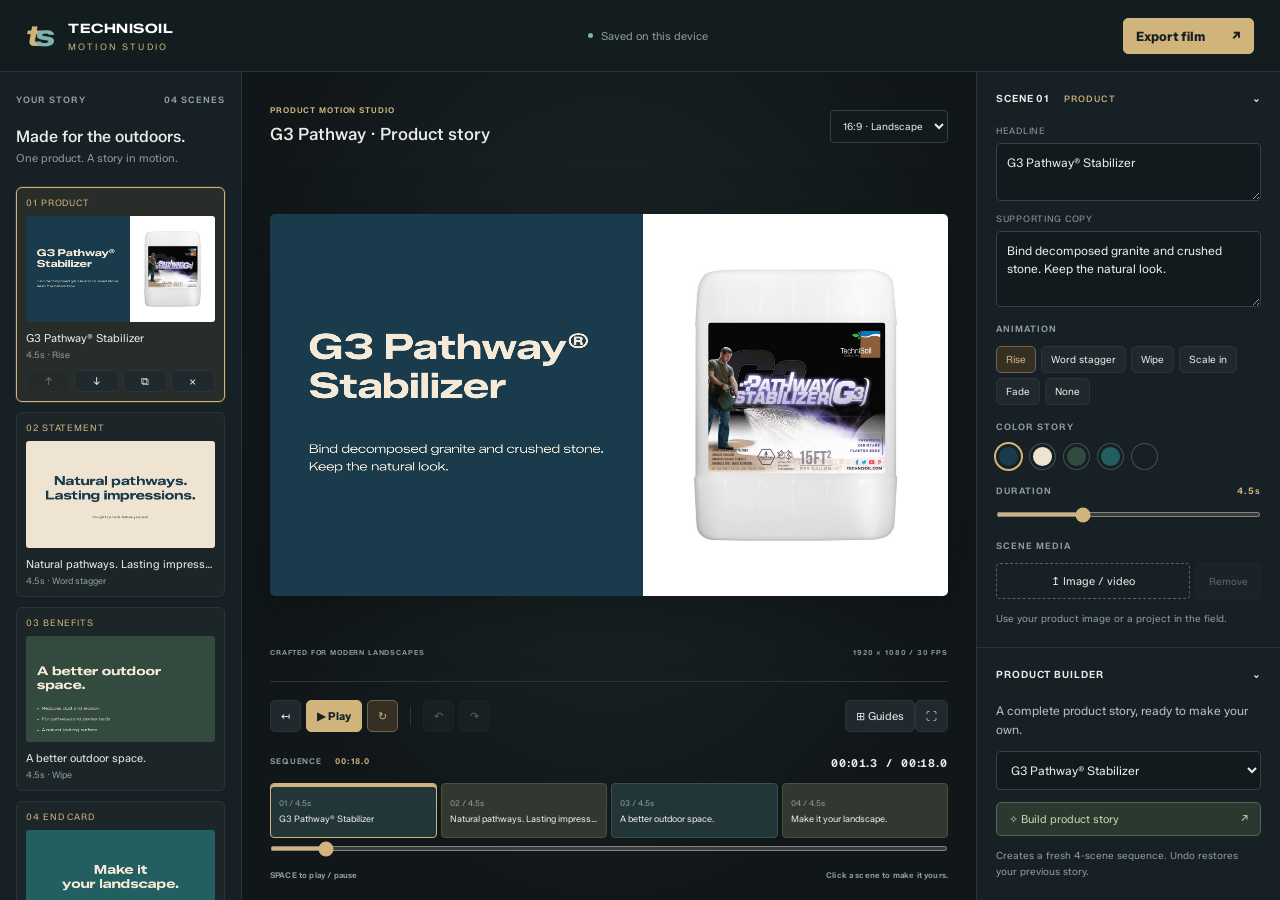
<file: studio/index.html>
<!doctype html>
<html lang="en"><head><meta charset="utf-8"><meta name="viewport" content="width=device-width,initial-scale=1"><meta name="theme-color" content="#11191c"><title>TechniSoil Motion Studio</title><meta name="description" content="Build product stories in motion. TechniSoil's scene-based video studio for modern landscapes."><link rel="stylesheet" href="studio.css"><script src="studio.js" defer></script></head>
<body>
<header><a class="brand" href="../index.html"><span class="brand-icon">t<span>s</span></span><span>TECHNISOIL <small>MOTION STUDIO</small></span></a><div class="header-center"><span class="status-dot"></span><span id="save-status">Saved on this device</span></div><button id="export-top" class="primary">Export film <span>↗</span></button></header>
<div class="workspace">
<aside class="scene-panel"><div class="panel-heading"><span>YOUR STORY</span><span id="scene-count"></span></div><div class="project-heading"><h1>Made for the outdoors.</h1><p>One product. A story in motion.</p></div><div id="scenes"></div><details class="add-scene" open><summary>Add a scene <span>＋</span></summary><div class="scene-types" id="scene-types"></div></details><div class="sidebar-foot"><span class="status-dot"></span> TECHNISOIL BRAND HOUSE <span>↗</span></div></aside>
<main><div class="stage-heading"><div><span class="eyebrow">PRODUCT MOTION STUDIO</span><h2 id="project-label">G3 Pathway · Product story</h2></div><label class="format-label"><span class="sr-only">Video format</span><select id="format"><option value="landscape">16:9 · Landscape</option><option value="portrait">9:16 · Vertical</option><option value="square">1:1 · Square</option></select></label></div><div class="stage"><div class="canvas-wrap"><canvas id="preview" width="1920" height="1080" aria-label="Animated product film preview"></canvas><div id="safe-guide" hidden></div></div></div><div class="stage-caption"><span>CRAFTED FOR MODERN LANDSCAPES</span><span id="dimensions">1920 × 1080 / 30 FPS</span></div><div class="transport"><div class="transport-left"><button id="restart" title="Restart" aria-label="Restart">↤</button><button id="play" class="primary">▶ Play</button><button id="loop" class="active" aria-pressed="true" title="Loop playback">↻</button><span class="divider"></span><button id="undo" aria-label="Undo" title="Undo (⌘Z)">↶</button><button id="redo" aria-label="Redo" title="Redo (⇧⌘Z)">↷</button></div><div><button id="safe" aria-pressed="false">⊞ Guides</button><button id="fullscreen" aria-label="Fullscreen preview">⛶</button></div></div><div class="timeline-heading"><span>SEQUENCE <span id="sequence-total"></span></span><output id="timecode">00:00 / 00:18</output></div><div id="timeline"></div><label class="scrubber-label"><span class="sr-only">Playhead</span><input id="scrubber" type="range" min="0" max="18" step="0.01" value="0"></label><div class="timeline-foot"><span>SPACE to play / pause</span><span>Click a scene to make it yours.</span></div></main>
<aside class="inspector"><details open><summary><span>SCENE <span id="selected-number">01</span> <b id="selected-type">PRODUCT</b></span><span>⌄</span></summary><div class="details-body"><label>HEADLINE<textarea id="title" rows="2" maxlength="160"></textarea></label><label>SUPPORTING COPY<textarea id="subtitle" rows="3" maxlength="400"></textarea></label><div class="field-label">ANIMATION</div><div id="animations" class="chips"></div><div class="field-label">COLOR STORY</div><div id="colors" class="swatches"></div><div class="field-label duration-label">DURATION <output id="duration-value"></output></div><input id="duration" aria-label="Scene duration" type="range" min="1" max="12" step="0.5"><div class="field-label">SCENE MEDIA</div><div class="media-actions"><label class="upload-button">↥ Image / video<input type="file" id="media-upload" accept="image/*,video/*" hidden></label><button id="clear-media">Remove</button></div><p class="hint" id="media-status">Use your product image or a project in the field.</p></div></details>
<details open><summary><span>PRODUCT BUILDER</span><span>⌄</span></summary><div class="details-body"><p class="helper">A complete product story, ready to make your own.</p><label class="sr-only" for="product">Choose product</label><select id="product"></select><button class="build-button" id="build">✧ Build product story <span>↗</span></button><p class="hint">Creates a fresh 4-scene sequence. Undo restores your previous story.</p></div></details>
<details><summary><span>AUDIO</span><span>＋</span></summary><div class="details-body"><label class="upload-button">↥ Upload music or voiceover<input id="audio-upload" type="file" accept="audio/*" hidden></label><p class="hint" id="audio-status">Your audio plays beneath the whole sequence.</p><label>VOLUME<input type="range" id="volume" min="0" max="1" step="0.05" value="0.6"></label><button id="remove-audio">Remove audio</button></div></details>
<details><summary><span>PROJECT</span><span>＋</span></summary><div class="details-body"><button id="save-project">↓ Download project</button><label class="upload-button">↥ Open project<input id="load-project" type="file" accept="application/json,.json" hidden></label><p class="hint">Projects include uploaded media. Changes also save automatically in this browser.</p></div></details>
<details id="export-panel"><summary><span>EXPORT</span><span>＋</span></summary><div class="details-body"><button id="export-video" class="primary">↓ Export video</button><button id="export-png">↓ PNG of current frame</button><p class="hint">Video records in real time with your audio. MP4 where supported; WebM otherwise. Keep this tab open while exporting.</p><progress id="export-progress" max="1" value="0" hidden></progress><button id="cancel-export" hidden>Cancel export</button></div></details><div class="inspector-foot">INNOVATION. IN EVERY FRAME.</div></aside>
</div><div id="toast" role="status" aria-live="polite"></div>
</body></html>
</file>
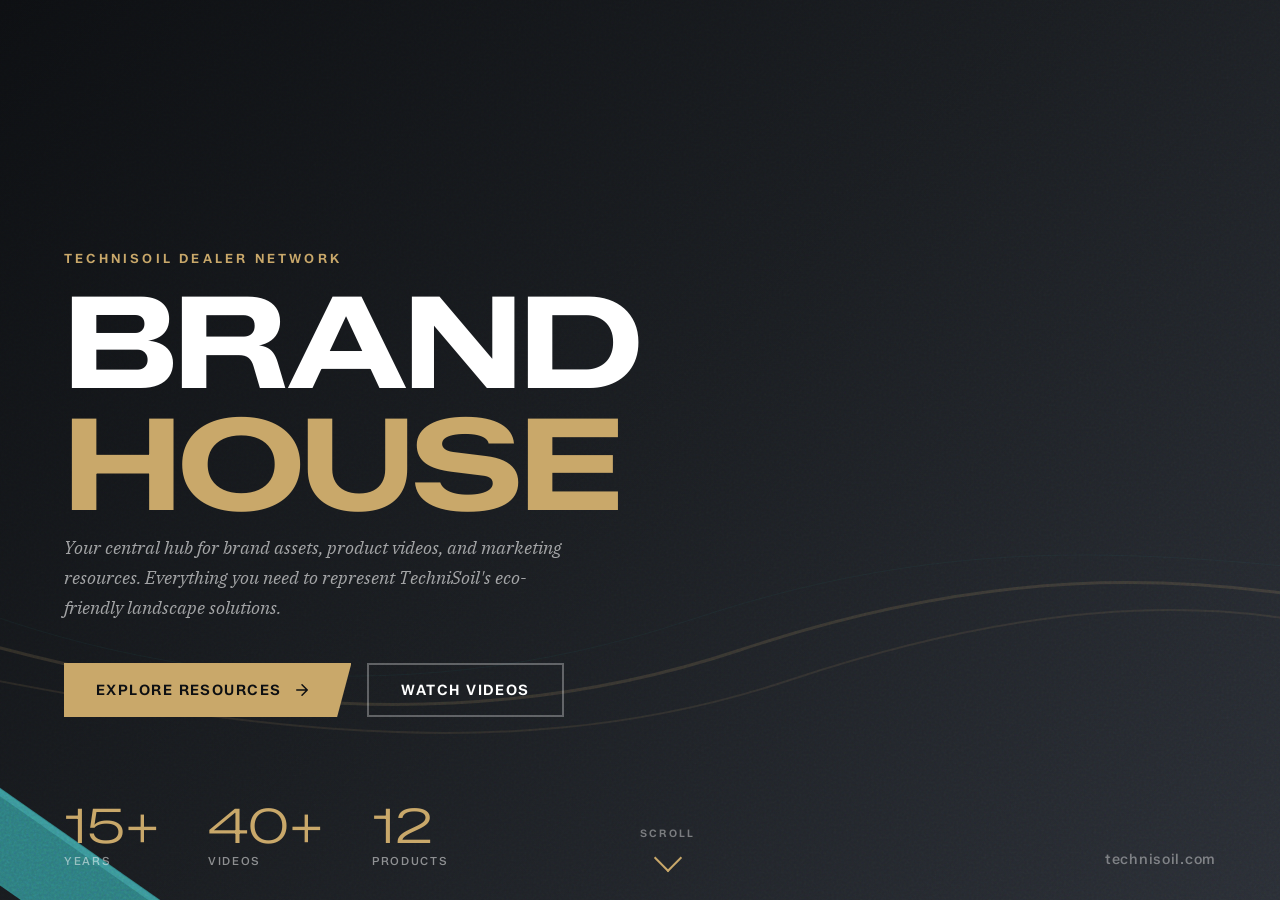
<file: sample-header.html>
<!DOCTYPE html>
<html lang="en">
<head>
    <meta charset="UTF-8">
    <meta name="viewport" content="width=device-width, initial-scale=1.0">
    <title>TechniSoil Brand House — Hero Sample</title>

    <!-- Google Fonts (matching index.html) -->
    <link rel="preconnect" href="https://fonts.googleapis.com">
    <link rel="preconnect" href="https://fonts.gstatic.com" crossorigin>
    <link href="https://fonts.googleapis.com/css2?family=IBM+Plex+Serif:ital,wght@0,400;0,500;0,600;1,400;1,500&family=Zalando+Sans:wght@300;400;500;600;700&family=Zalando+Sans+Expanded:wght@300;400;500;600;700&display=swap" rel="stylesheet">

    <style>
        :root {
            /* Brand House Palette - with warm accent */
            --sand: #c9a86a;
            --sand-bright: #d4b87a;
            --sand-dark: #a88a4a;
            --slate: #1a1d21;
            --slate-dark: #0d0f12;
            --slate-light: #2a2e35;
            --teal: #2d7b7e;
            --teal-light: #3a9598;
            --forest: #4a6741;
            --sky-blue: #1976B5;
            --white: #FFFFFF;
            --cream: #F5F2EB;
        }

        * {
            margin: 0;
            padding: 0;
            box-sizing: border-box;
        }

        html {
            font-size: 16px;
        }

        body {
            font-family: 'Zalando Sans', -apple-system, BlinkMacSystemFont, sans-serif;
            background: var(--slate-dark);
            color: var(--white);
            overflow-x: hidden;
            font-weight: 300;
        }

        /* Hero Section */
        .hero {
            position: relative;
            width: 100%;
            min-height: 100vh;
            display: flex;
            flex-direction: column;
            justify-content: center;
            overflow: hidden;
            background: linear-gradient(135deg, var(--slate-dark) 0%, var(--slate) 50%, var(--slate-light) 100%);
        }

        /* Diagonal Stripes - Top Right */
        .diagonal-stripes {
            position: absolute;
            top: -10%;
            right: -5%;
            width: 50%;
            height: 70%;
            z-index: 1;
            pointer-events: none;
            overflow: hidden;
        }

        .stripe {
            position: absolute;
            background: var(--sand);
            transform: rotate(-55deg);
            transform-origin: top right;
        }

        .stripe-1 {
            width: 120px;
            height: 200%;
            right: 80px;
            top: -50%;
            opacity: 0;
            animation: stripeSlide 0.8s ease-out 0.3s forwards;
        }

        .stripe-2 {
            width: 60px;
            height: 200%;
            right: 220px;
            top: -50%;
            opacity: 0;
            animation: stripeSlide 0.8s ease-out 0.5s forwards;
        }

        .stripe-3 {
            width: 8px;
            height: 200%;
            right: 300px;
            top: -50%;
            opacity: 0;
            animation: stripeSlide 0.8s ease-out 0.7s forwards;
        }

        .stripe-4 {
            width: 4px;
            height: 200%;
            right: 320px;
            top: -50%;
            background: var(--sand-bright);
            opacity: 0;
            animation: stripeSlide 0.8s ease-out 0.8s forwards;
        }

        @keyframes stripeSlide {
            from {
                opacity: 0;
                transform: rotate(-55deg) translateY(-100px);
            }
            to {
                opacity: 1;
                transform: rotate(-55deg) translateY(0);
            }
        }

        /* Bottom Left Diagonal Accent */
        .diagonal-accent-bottom {
            position: absolute;
            bottom: -20%;
            left: -10%;
            width: 40%;
            height: 60%;
            z-index: 1;
            pointer-events: none;
        }

        .accent-stripe {
            position: absolute;
            background: var(--teal);
            transform: rotate(-55deg);
        }

        .accent-1 {
            width: 80px;
            height: 200%;
            left: 50px;
            bottom: -50%;
            opacity: 0;
            animation: stripeSlideUp 0.8s ease-out 0.9s forwards;
        }

        .accent-2 {
            width: 6px;
            height: 200%;
            left: 150px;
            bottom: -50%;
            background: var(--teal-light);
            opacity: 0;
            animation: stripeSlideUp 0.8s ease-out 1s forwards;
        }

        @keyframes stripeSlideUp {
            from {
                opacity: 0;
                transform: rotate(-55deg) translateY(100px);
            }
            to {
                opacity: 1;
                transform: rotate(-55deg) translateY(0);
            }
        }

        /* Animated Swoosh Lines */
        .swoosh-container {
            position: absolute;
            width: 100%;
            height: 100%;
            z-index: 2;
            pointer-events: none;
        }

        .swoosh-container svg {
            width: 100%;
            height: 100%;
        }

        .swoosh-line {
            stroke-dasharray: 2000;
            stroke-dashoffset: 2000;
            animation: drawLine 2s ease-out forwards;
        }

        .swoosh-line-1 { animation-delay: 1.2s; }
        .swoosh-line-2 { animation-delay: 1.4s; }
        .swoosh-line-3 { animation-delay: 1.6s; }

        @keyframes drawLine {
            to {
                stroke-dashoffset: 0;
            }
        }

        /* Grain Overlay */
        .grain {
            position: absolute;
            inset: 0;
            z-index: 3;
            pointer-events: none;
            opacity: 0.25;
            mix-blend-mode: overlay;
            background-image: url("data:image/svg+xml,%3Csvg viewBox='0 0 400 400' xmlns='http://www.w3.org/2000/svg'%3E%3Cfilter id='noiseFilter'%3E%3CfeTurbulence type='fractalNoise' baseFrequency='0.9' numOctaves='4' stitchTiles='stitch'/%3E%3C/filter%3E%3Crect width='100%25' height='100%25' filter='url(%23noiseFilter)'/%3E%3C/svg%3E");
        }

        @keyframes fadeIn {
            to { opacity: 1; }
        }

        /* Content */
        .hero-content {
            position: relative;
            z-index: 10;
            padding: 100px 4rem 2rem;
            max-width: 900px;
        }

        /* Pre-title */
        .pre-title {
            font-size: 0.8rem;
            font-weight: 600;
            letter-spacing: 0.25em;
            text-transform: uppercase;
            color: var(--sand);
            margin-bottom: 1rem;
            opacity: 0;
            transform: translateX(-20px);
            animation: slideRight 0.6s ease-out 2s forwards;
        }

        @keyframes slideRight {
            to {
                opacity: 1;
                transform: translateX(0);
            }
        }

        /* Main Title */
        .hero-title {
            font-family: 'Zalando Sans Expanded', sans-serif;
            font-size: clamp(3.5rem, 10vw, 8rem);
            font-weight: 700;
            line-height: 0.95;
            letter-spacing: -0.02em;
            margin-bottom: 0.5rem;
            text-transform: uppercase;
        }

        .title-line {
            display: block;
            overflow: hidden;
        }

        .title-line span {
            display: inline-block;
            opacity: 0;
            transform: translateY(100%);
        }

        .title-line:nth-child(1) span {
            animation: slideUp 0.8s cubic-bezier(0.16, 1, 0.3, 1) 2.2s forwards;
            color: var(--white);
        }

        .title-line:nth-child(2) span {
            animation: slideUp 0.8s cubic-bezier(0.16, 1, 0.3, 1) 2.4s forwards;
            color: var(--sand);
        }

        @keyframes slideUp {
            to {
                opacity: 1;
                transform: translateY(0);
            }
        }

        /* Tagline */
        .hero-tagline {
            font-family: 'IBM Plex Serif', Georgia, serif;
            font-size: 1.1rem;
            font-weight: 400;
            font-style: italic;
            color: rgba(255, 255, 255, 0.6);
            max-width: 500px;
            line-height: 1.7;
            margin-bottom: 2.5rem;
            opacity: 0;
            transform: translateY(20px);
            animation: fadeUp 0.6s ease-out 2.6s forwards;
        }

        @keyframes fadeUp {
            to {
                opacity: 1;
                transform: translateY(0);
            }
        }

        /* CTA Buttons */
        .hero-cta {
            display: flex;
            gap: 1rem;
            flex-wrap: wrap;
            opacity: 0;
            transform: translateY(20px);
            animation: fadeUp 0.6s ease-out 2.8s forwards;
        }

        .btn {
            display: inline-flex;
            align-items: center;
            gap: 0.75rem;
            padding: 1rem 2rem;
            font-family: 'Zalando Sans', sans-serif;
            font-size: 0.9rem;
            font-weight: 600;
            text-decoration: none;
            text-transform: uppercase;
            letter-spacing: 0.1em;
            transition: all 0.3s ease;
            cursor: pointer;
            border: none;
        }

        .btn-primary {
            background: var(--sand);
            color: var(--slate-dark);
            clip-path: polygon(0 0, 100% 0, 95% 100%, 0% 100%);
            padding-right: 2.5rem;
        }

        .btn-primary:hover {
            background: var(--sand-bright);
            transform: translateX(4px);
        }

        .btn-secondary {
            background: transparent;
            color: var(--white);
            border: 2px solid rgba(255, 255, 255, 0.3);
        }

        .btn-secondary:hover {
            border-color: var(--sand);
            color: var(--sand);
        }

        .btn svg {
            width: 18px;
            height: 18px;
            transition: transform 0.3s ease;
        }

        .btn:hover svg {
            transform: translateX(4px);
        }

        /* Bottom Bar */
        .bottom-bar {
            position: absolute;
            bottom: 0;
            left: 0;
            right: 0;
            z-index: 10;
            display: flex;
            justify-content: space-between;
            align-items: flex-end;
            padding: 2rem 4rem;
        }

        /* Stats */
        .stats {
            display: flex;
            gap: 3rem;
            opacity: 0;
            animation: fadeUp 0.6s ease-out 3s forwards;
        }

        .stat {
            text-align: left;
        }

        .stat-number {
            font-family: 'Zalando Sans Expanded', sans-serif;
            font-size: 3rem;
            color: var(--sand);
            line-height: 1;
        }

        .stat-label {
            font-size: 0.7rem;
            font-weight: 500;
            letter-spacing: 0.15em;
            text-transform: uppercase;
            color: rgba(255, 255, 255, 0.5);
            margin-top: 0.25rem;
        }

        /* Website URL */
        .website-url {
            font-family: 'Zalando Sans', sans-serif;
            font-size: 0.9rem;
            font-weight: 500;
            color: rgba(255, 255, 255, 0.4);
            letter-spacing: 0.05em;
            opacity: 0;
            animation: fadeUp 0.6s ease-out 3.2s forwards;
        }

        /* Scroll Indicator */
        .scroll-indicator {
            position: absolute;
            bottom: 2rem;
            left: 50%;
            transform: translateX(-50%);
            z-index: 10;
            display: flex;
            flex-direction: column;
            align-items: center;
            gap: 0.5rem;
            opacity: 0;
            animation: fadeUp 0.6s ease-out 3.4s forwards;
        }

        .scroll-text {
            font-size: 0.65rem;
            font-weight: 600;
            letter-spacing: 0.2em;
            text-transform: uppercase;
            color: rgba(255, 255, 255, 0.4);
        }

        .scroll-arrow {
            width: 20px;
            height: 20px;
            border-right: 2px solid var(--sand);
            border-bottom: 2px solid var(--sand);
            transform: rotate(45deg);
            animation: bounce 2s ease-in-out infinite;
        }

        @keyframes bounce {
            0%, 100% { transform: rotate(45deg) translate(0, 0); }
            50% { transform: rotate(45deg) translate(5px, 5px); }
        }

        /* Responsive */
        @media (max-width: 1024px) {
            .diagonal-stripes {
                width: 60%;
            }
        }

        @media (max-width: 768px) {
            .hero-content {
                padding: 2rem;
            }

            .bottom-bar {
                flex-direction: column;
                align-items: flex-start;
                gap: 2rem;
                padding: 2rem;
            }

            .stats {
                gap: 2rem;
            }

            .stat-number {
                font-size: 2rem;
            }

            .diagonal-stripes {
                width: 70%;
            }

            .stripe-1 { width: 80px; right: 40px; }
            .stripe-2 { width: 40px; right: 140px; }
            .stripe-3 { right: 200px; }
            .stripe-4 { right: 215px; }

            .scroll-indicator {
                display: none;
            }
        }

        @media (max-width: 480px) {
            .hero-title {
                font-size: clamp(3rem, 15vw, 5rem);
            }

            .hero-tagline {
                font-size: 1rem;
            }

            .hero-cta {
                flex-direction: column;
            }

            .btn {
                width: 100%;
                justify-content: center;
            }

            .btn-primary {
                clip-path: none;
                padding-right: 2rem;
            }
        }
    </style>
</head>
<body>
    <section class="hero">
        <!-- Diagonal Stripes - Top Right -->
        <div class="diagonal-stripes">
            <div class="stripe stripe-1"></div>
            <div class="stripe stripe-2"></div>
            <div class="stripe stripe-3"></div>
            <div class="stripe stripe-4"></div>
        </div>

        <!-- Diagonal Accent - Bottom Left (Teal) -->
        <div class="diagonal-accent-bottom">
            <div class="accent-stripe accent-1"></div>
            <div class="accent-stripe accent-2"></div>
        </div>

        <!-- Animated Swoosh Lines -->
        <div class="swoosh-container">
            <svg viewBox="0 0 1600 900" preserveAspectRatio="xMidYMid slice">
                <path class="swoosh-line swoosh-line-1"
                      d="M0,600 C300,700 600,750 900,650 C1200,550 1400,580 1600,620"
                      stroke="rgba(201, 168, 106, 0.15)"
                      stroke-width="3"
                      fill="none"
                      stroke-linecap="round"/>
                <path class="swoosh-line swoosh-line-2"
                      d="M0,650 C350,720 650,780 950,680 C1250,580 1450,600 1600,660"
                      stroke="rgba(201, 168, 106, 0.1)"
                      stroke-width="2"
                      fill="none"
                      stroke-linecap="round"/>
                <path class="swoosh-line swoosh-line-3"
                      d="M0,550 C250,680 550,720 850,620 C1150,520 1350,560 1600,580"
                      stroke="rgba(45, 123, 126, 0.08)"
                      stroke-width="1"
                      fill="none"
                      stroke-linecap="round"/>
            </svg>
        </div>

        <!-- Grain Texture -->
        <div class="grain"></div>

        <!-- Main Content -->
        <div class="hero-content">
            <!-- Pre-title -->
            <p class="pre-title">TechniSoil Dealer Network</p>

            <!-- Main Title -->
            <h1 class="hero-title">
                <span class="title-line"><span>Brand</span></span>
                <span class="title-line"><span>House</span></span>
            </h1>

            <!-- Tagline -->
            <p class="hero-tagline">
                Your central hub for brand assets, product videos, and marketing resources. Everything you need to represent TechniSoil's eco-friendly landscape solutions.
            </p>

            <!-- CTA Buttons -->
            <div class="hero-cta">
                <a href="#explore" class="btn btn-primary">
                    Explore Resources
                    <svg viewBox="0 0 24 24" fill="none" stroke="currentColor" stroke-width="2" stroke-linecap="round" stroke-linejoin="round">
                        <path d="M5 12h14M12 5l7 7-7 7"/>
                    </svg>
                </a>
                <a href="videos.html" class="btn btn-secondary">
                    Watch Videos
                </a>
            </div>
        </div>

        <!-- Bottom Bar -->
        <div class="bottom-bar">
            <div class="stats">
                <div class="stat">
                    <div class="stat-number">15+</div>
                    <div class="stat-label">Years</div>
                </div>
                <div class="stat">
                    <div class="stat-number">40+</div>
                    <div class="stat-label">Videos</div>
                </div>
                <div class="stat">
                    <div class="stat-number">12</div>
                    <div class="stat-label">Products</div>
                </div>
            </div>
            <div class="website-url">technisoil.com</div>
        </div>

        <!-- Scroll Indicator -->
        <div class="scroll-indicator">
            <span class="scroll-text">Scroll</span>
            <div class="scroll-arrow"></div>
        </div>
    </section>
</body>
</html>
</file>
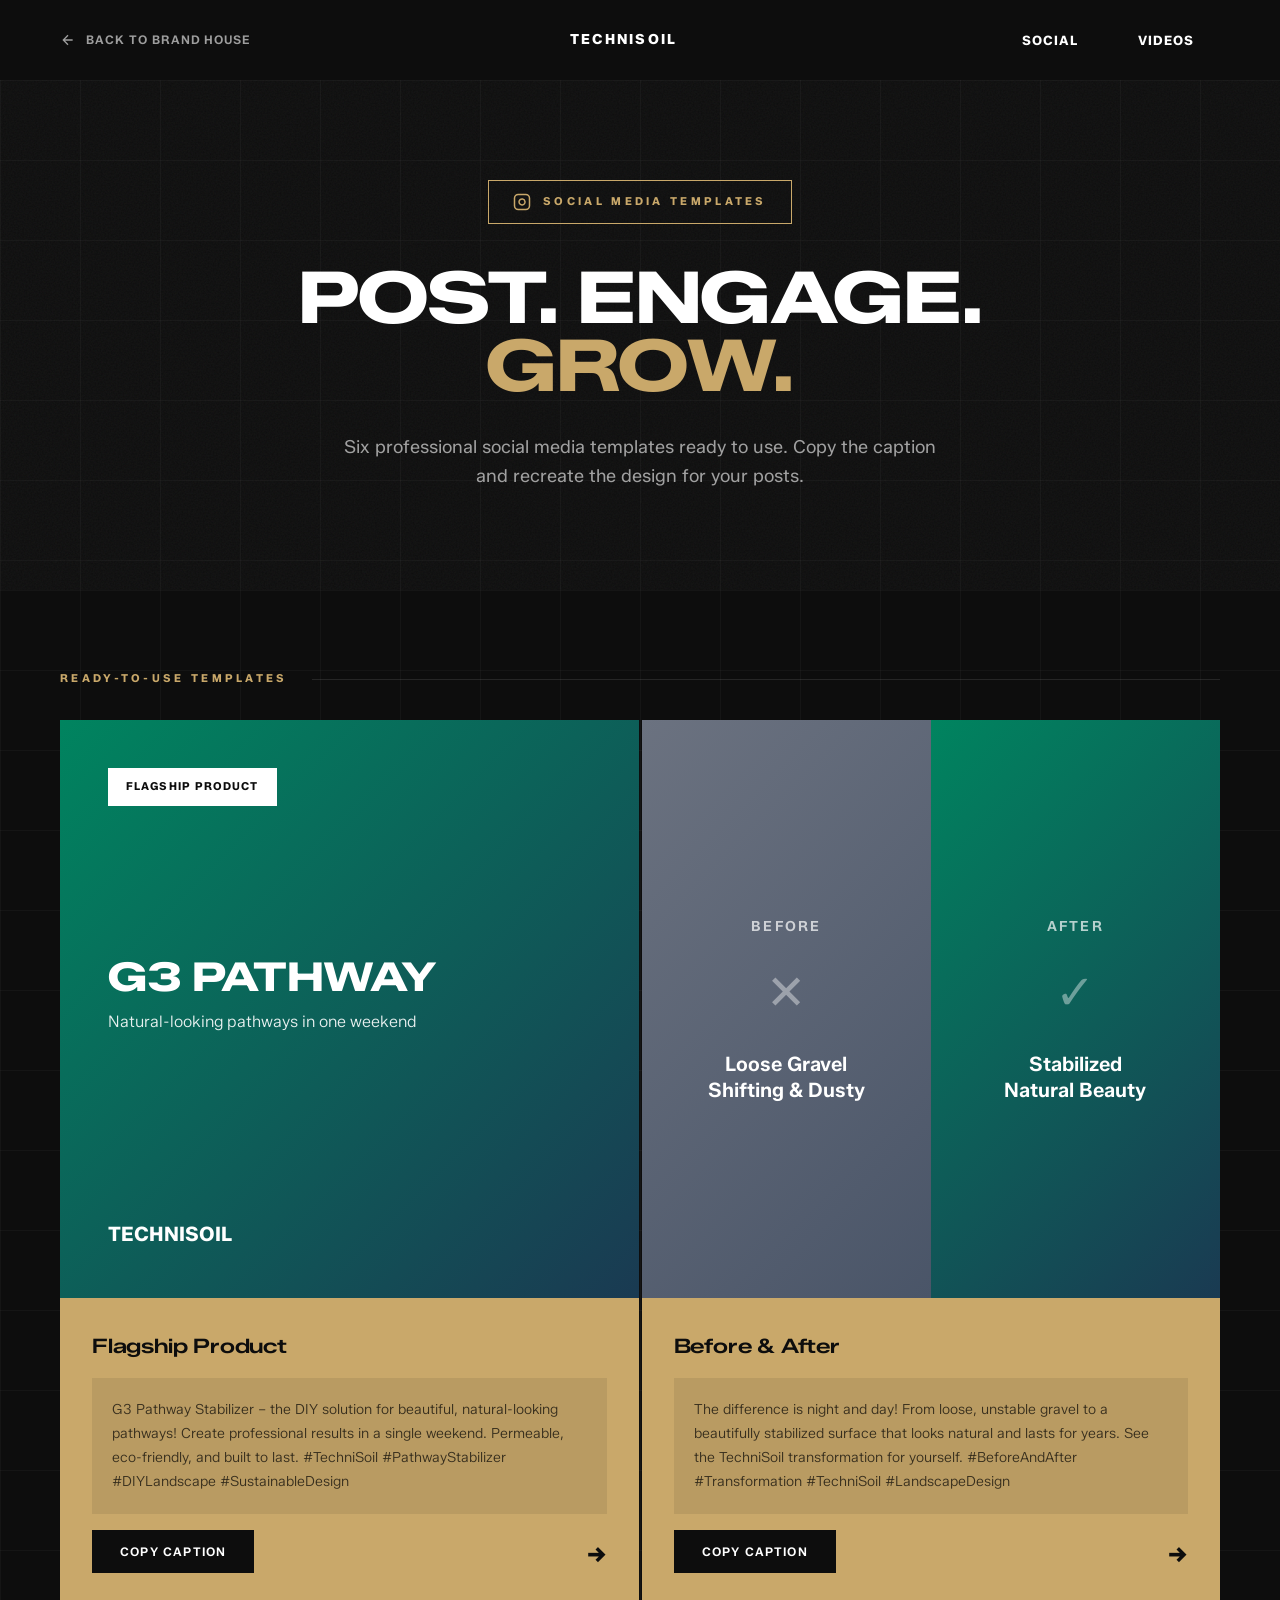
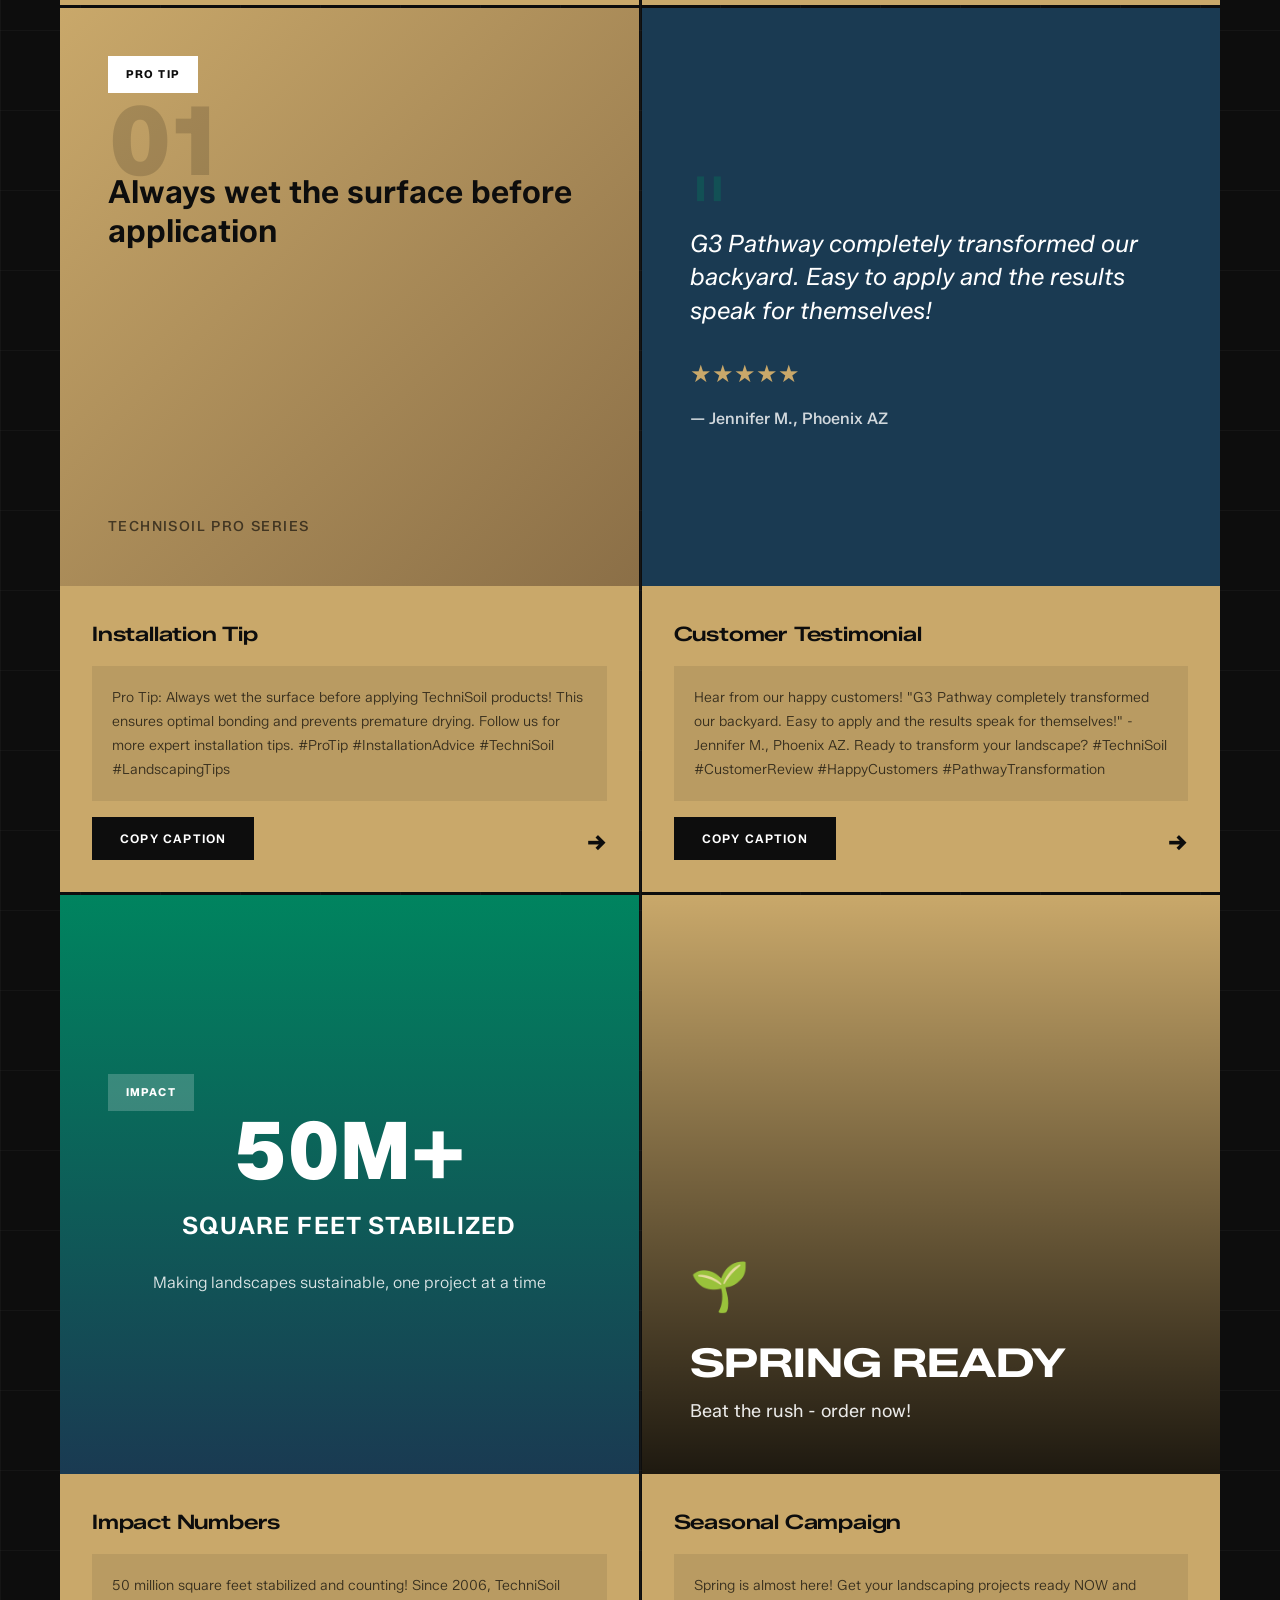
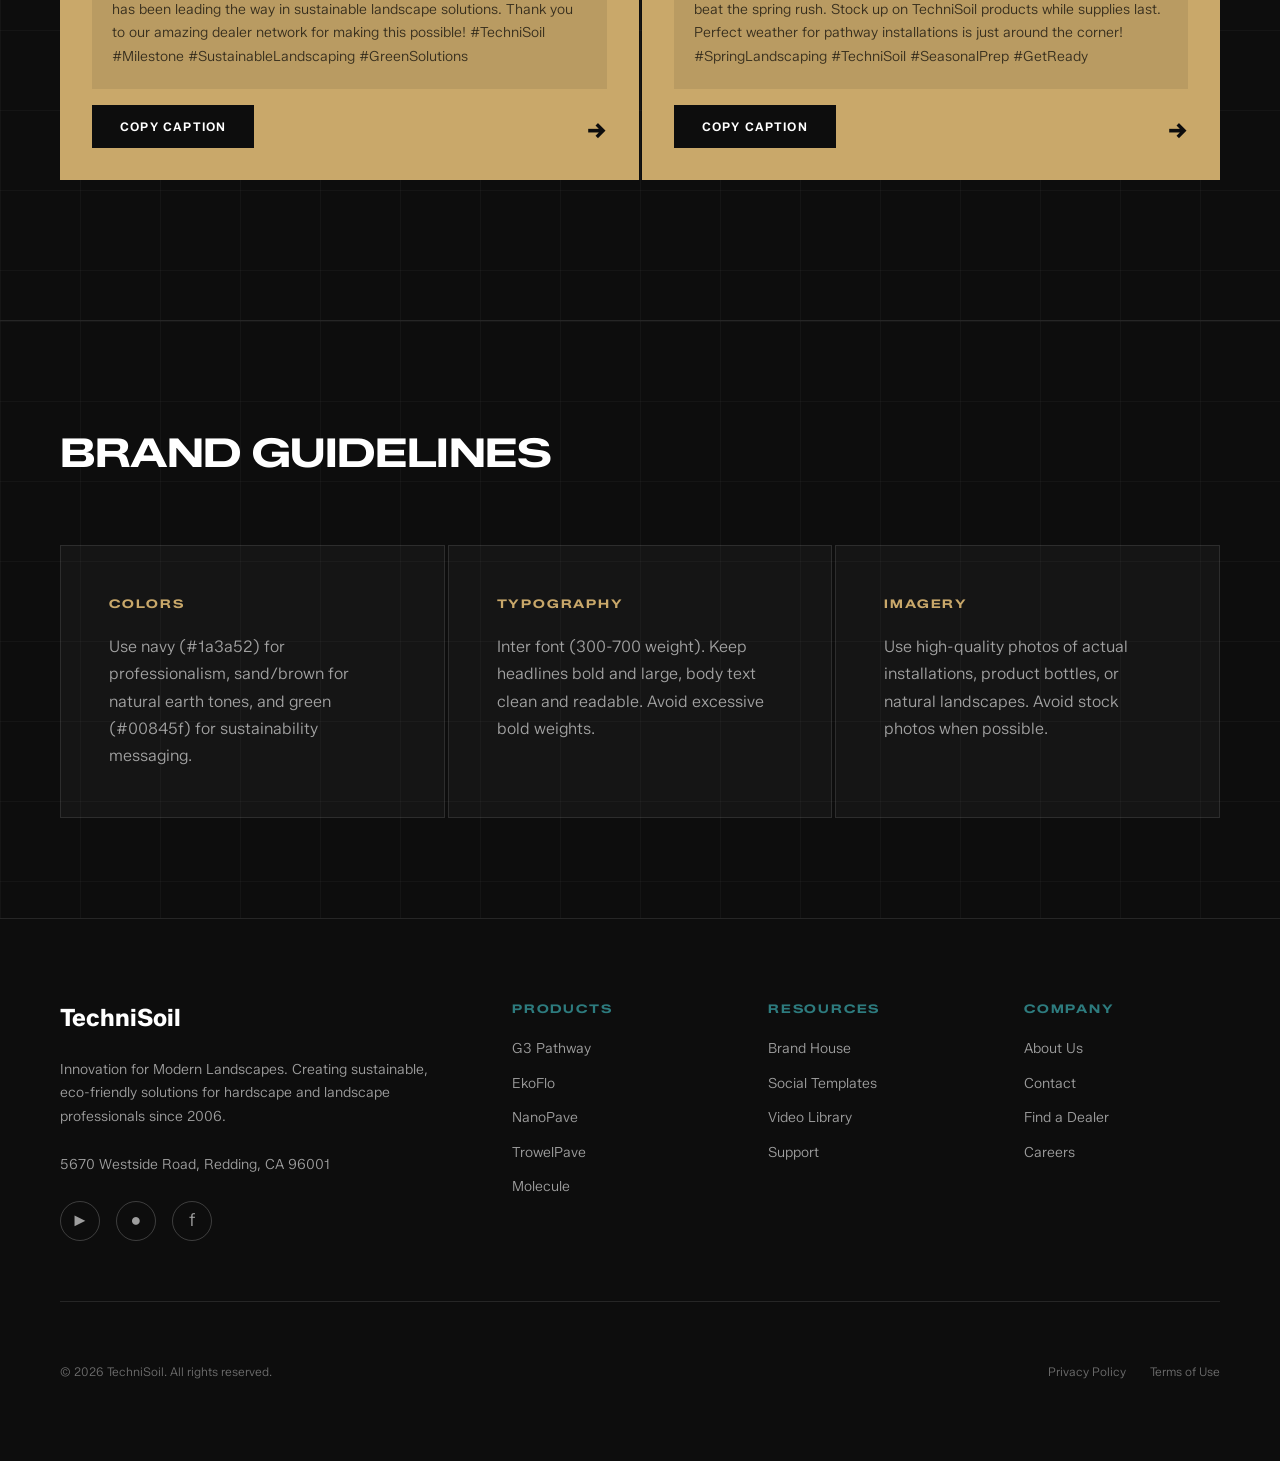
<file: social-templates.html>
<!DOCTYPE html>
<html lang="en">
<head>
    <meta charset="UTF-8">
    <meta name="viewport" content="width=device-width, initial-scale=1.0">
    <title>Social Media Templates | TechniSoil Brand House</title>
    <meta name="description" content="Ready-to-use social media templates for TechniSoil dealers and partners.">

    <!-- Google Fonts -->
    <link rel="preconnect" href="https://fonts.googleapis.com">
    <link rel="preconnect" href="https://fonts.gstatic.com" crossorigin>
    <link href="https://fonts.googleapis.com/css2?family=IBM+Plex+Serif:ital,wght@0,400;0,500;0,600;1,400;1,500&family=Zalando+Sans:wght@300;400;500;600;700&family=Zalando+Sans+Expanded:wght@300;400;500;600;700&display=swap" rel="stylesheet">

    <style>
        * {
            margin: 0;
            padding: 0;
            box-sizing: border-box;
        }

        :root {
            /* Arizona/Aztec Base Palette */
            --navy: #1a3a52;
            --slate: #6b7280;
            --sand: #c9a86a;
            --brown: #8b6f47;
            --terracotta: #c17855;

            /* Rich Plant Green */
            --forest: #4a6741;
            --sage: #7a8a6f;

            /* Teal/Turquoise Accents */
            --teal: #2d7b7e;
            --turquoise: #5fa5a5;

            /* Sky Blues */
            --sky: #9fb8c7;
            --sky-light: #c5d8e3;

            /* Creamy Corn */
            --cream: #f5ead8;
            --corn: #f0e5c9;

            /* Base */
            --white: #ffffff;
            --black: #0d0d0d;
            --green: #00845f;
        }

        html {
            scroll-behavior: smooth;
        }

        body {
            font-family: 'Zalando Sans', -apple-system, BlinkMacSystemFont, sans-serif;
            color: var(--white);
            background: var(--black);
            line-height: 1.6;
            -webkit-font-smoothing: antialiased;
            -moz-osx-font-smoothing: grayscale;
            font-weight: 300;
        }

        /* Typography System */
        h1, h2, h3, h4, h5, h6 {
            font-family: 'Zalando Sans Expanded', sans-serif;
            font-weight: 600;
            letter-spacing: -0.01em;
        }

        /* Navigation */
        .nav {
            position: fixed;
            top: 0;
            left: 0;
            right: 0;
            z-index: 1000;
            padding: 0 60px;
            background: var(--black);
        }

        .nav-content {
            display: flex;
            align-items: center;
            justify-content: space-between;
            height: 80px;
            max-width: 1400px;
            margin: 0 auto;
        }

        .nav-brand {
            font-family: 'Zalando Sans', sans-serif;
            font-size: 0.875rem;
            font-weight: 800;
            letter-spacing: 0.15em;
            color: var(--white);
            text-decoration: none;
            text-transform: uppercase;
            transition: letter-spacing 0.3s ease;
        }

        .nav-brand:hover {
            letter-spacing: 0.25em;
        }

        .nav-links {
            display: flex;
            gap: 8px;
            align-items: center;
        }

        .nav-link {
            font-size: 0.8125rem;
            font-weight: 700;
            letter-spacing: 0.08em;
            color: var(--white);
            text-decoration: none;
            text-transform: uppercase;
            padding: 14px 24px;
            position: relative;
            overflow: hidden;
            transition: all 0.3s ease;
            border: 2px solid transparent;
        }

        .nav-link::before {
            content: '';
            position: absolute;
            top: 0;
            left: 0;
            right: 0;
            bottom: 0;
            background: var(--white);
            transform: scaleX(0);
            transform-origin: right;
            transition: transform 0.4s cubic-bezier(0.16, 1, 0.3, 1);
            z-index: -1;
        }

        .nav-link:hover {
            color: var(--black);
            border-color: var(--white);
        }

        .nav-link:hover::before {
            transform: scaleX(1);
            transform-origin: left;
        }

        .nav-back {
            display: flex;
            align-items: center;
            gap: 10px;
            font-size: 0.75rem;
            font-weight: 600;
            letter-spacing: 0.08em;
            text-transform: uppercase;
            color: rgba(255,255,255,0.6);
            text-decoration: none;
            transition: color 0.3s ease;
        }

        .nav-back:hover {
            color: var(--sand);
        }

        .nav-back svg {
            width: 16px;
            height: 16px;
            stroke: currentColor;
            transition: transform 0.3s ease;
        }

        .nav-back:hover svg {
            transform: translateX(-4px);
        }

        /* Hero Section */
        .hero {
            padding: 180px 60px 100px;
            background: var(--black);
            position: relative;
            overflow: hidden;
            text-align: center;
        }

        /* Grey Grid Pattern */
        .hero::before {
            content: '';
            position: absolute;
            top: 0;
            left: 0;
            right: 0;
            bottom: 0;
            background-image:
                linear-gradient(rgba(255,255,255,0.03) 1px, transparent 1px),
                linear-gradient(90deg, rgba(255,255,255,0.03) 1px, transparent 1px);
            background-size: 80px 80px;
            pointer-events: none;
        }

        /* Grain texture */
        .hero::after {
            content: '';
            position: absolute;
            inset: 0;
            background: url("data:image/svg+xml,%3Csvg viewBox='0 0 400 400' xmlns='http://www.w3.org/2000/svg'%3E%3Cfilter id='noiseFilter'%3E%3CfeTurbulence type='fractalNoise' baseFrequency='0.9' numOctaves='4' stitchTiles='stitch'/%3E%3C/filter%3E%3Crect width='100%25' height='100%25' filter='url(%23noiseFilter)' opacity='0.05'/%3E%3C/svg%3E");
            pointer-events: none;
            z-index: 1;
        }

        .hero-content {
            position: relative;
            z-index: 2;
            max-width: 900px;
            margin: 0 auto;
        }

        .hero-badge {
            display: inline-flex;
            align-items: center;
            gap: 12px;
            padding: 12px 24px;
            border: 1px solid var(--sand);
            font-size: 0.6875rem;
            font-weight: 700;
            letter-spacing: 0.3em;
            text-transform: uppercase;
            color: var(--sand);
            margin-bottom: 40px;
            opacity: 0;
            transform: translateY(30px);
            animation: heroFadeUp 1s ease 0.3s forwards;
        }

        .hero-badge svg {
            width: 18px;
            height: 18px;
            stroke: var(--sand);
        }

        .hero h1 {
            font-size: clamp(2.5rem, 6vw, 4.5rem);
            font-weight: 800;
            line-height: 0.95;
            letter-spacing: -0.02em;
            color: var(--white);
            text-transform: uppercase;
            margin-bottom: 32px;
            opacity: 0;
            transform: translateY(50px);
            animation: heroFadeUp 1s ease 0.5s forwards;
        }

        .hero h1 span {
            color: var(--sand);
        }

        .hero p {
            font-size: 1.125rem;
            font-weight: 400;
            color: rgba(255,255,255,0.6);
            max-width: 600px;
            margin: 0 auto;
            opacity: 0;
            transform: translateY(30px);
            animation: heroFadeUp 1s ease 0.7s forwards;
        }

        @keyframes heroFadeUp {
            to {
                opacity: 1;
                transform: translateY(0);
            }
        }

        /* Templates Section */
        .templates-section {
            padding: 80px 60px 140px;
            background: var(--black);
            position: relative;
        }

        .templates-section::before {
            content: '';
            position: absolute;
            top: 0;
            left: 0;
            right: 0;
            bottom: 0;
            background-image:
                linear-gradient(rgba(255,255,255,0.03) 1px, transparent 1px),
                linear-gradient(90deg, rgba(255,255,255,0.03) 1px, transparent 1px);
            background-size: 80px 80px;
            pointer-events: none;
        }

        .templates-content {
            max-width: 1400px;
            margin: 0 auto;
            position: relative;
            z-index: 2;
        }

        .section-label {
            font-size: 0.6875rem;
            font-weight: 700;
            letter-spacing: 0.3em;
            text-transform: uppercase;
            color: var(--sand);
            margin-bottom: 32px;
            display: flex;
            align-items: center;
            gap: 24px;
        }

        .section-label::after {
            content: '';
            flex: 1;
            height: 1px;
            background: rgba(255,255,255,0.1);
        }

        .template-grid {
            display: grid;
            grid-template-columns: repeat(2, 1fr);
            gap: 3px;
        }

        .template-card {
            background: var(--sand);
            text-decoration: none;
            color: inherit;
            display: flex;
            flex-direction: column;
            position: relative;
            overflow: hidden;
            opacity: 0;
            transform: translateY(40px);
            transition: opacity 0.7s ease, transform 0.7s ease;
        }

        .template-card.in-view {
            opacity: 1;
            transform: translateY(0);
        }

        .template-card:nth-child(1) { transition-delay: 0s; }
        .template-card:nth-child(2) { transition-delay: 0.05s; }
        .template-card:nth-child(3) { transition-delay: 0.1s; }
        .template-card:nth-child(4) { transition-delay: 0.15s; }
        .template-card:nth-child(5) { transition-delay: 0.2s; }
        .template-card:nth-child(6) { transition-delay: 0.25s; }

        .template-card::before {
            content: '';
            position: absolute;
            top: 0;
            left: 0;
            right: 0;
            bottom: 0;
            background: var(--black);
            transform: scaleY(0);
            transform-origin: bottom;
            transition: transform 0.5s cubic-bezier(0.16, 1, 0.3, 1);
            z-index: 0;
        }

        .template-card:hover::before {
            transform: scaleY(1);
        }

        /* Post Preview */
        .post-preview {
            aspect-ratio: 1;
            overflow: hidden;
            position: relative;
            z-index: 1;
        }

        /* Post 1: Product Launch */
        .post-1 {
            width: 100%;
            height: 100%;
            background: linear-gradient(135deg, var(--green) 0%, var(--navy) 100%);
            padding: 48px;
            display: flex;
            flex-direction: column;
            justify-content: space-between;
            position: relative;
        }

        .post-1::before {
            content: '';
            position: absolute;
            inset: 0;
            background-image: url('https://technisoil.com/wp-content/uploads/2023/03/2023G3path-1.jpg');
            background-size: cover;
            background-position: center;
            opacity: 0.15;
        }

        .post-1 > * {
            position: relative;
            z-index: 1;
        }

        .badge {
            font-size: 0.6875rem;
            font-weight: 700;
            text-transform: uppercase;
            letter-spacing: 0.1em;
            color: var(--black);
            background: var(--white);
            padding: 10px 18px;
            align-self: flex-start;
        }

        .post-title {
            font-size: 2.5rem;
            font-weight: 800;
            line-height: 1;
            color: var(--white);
            margin-bottom: 12px;
            text-transform: uppercase;
        }

        .post-subtitle {
            font-size: 1rem;
            font-weight: 300;
            color: rgba(255,255,255,0.9);
            margin-bottom: auto;
        }

        .post-logo {
            font-size: 1.25rem;
            font-weight: 700;
            color: var(--white);
            margin-top: 32px;
        }

        /* Post 2: Before/After */
        .post-2 {
            width: 100%;
            height: 100%;
            display: grid;
            grid-template-columns: 1fr 1fr;
            background: var(--black);
        }

        .half {
            padding: 48px 32px;
            display: flex;
            flex-direction: column;
            align-items: center;
            justify-content: center;
            text-align: center;
        }

        .half.before {
            background: linear-gradient(135deg, var(--slate) 0%, #4a5568 100%);
        }

        .half.after {
            background: linear-gradient(135deg, var(--green) 0%, var(--navy) 100%);
        }

        .half-label {
            font-size: 0.875rem;
            font-weight: 600;
            text-transform: uppercase;
            letter-spacing: 0.15em;
            color: rgba(255,255,255,0.7);
            margin-bottom: 16px;
        }

        .half-icon {
            font-size: 3rem;
            margin-bottom: 20px;
            opacity: 0.4;
        }

        .half-text {
            font-size: 1.25rem;
            font-weight: 600;
            color: var(--white);
            line-height: 1.3;
        }

        /* Post 3: Quick Tip */
        .post-3 {
            width: 100%;
            height: 100%;
            background: linear-gradient(135deg, var(--sand) 0%, var(--brown) 100%);
            padding: 48px;
            display: flex;
            flex-direction: column;
        }

        .tip-number {
            font-size: 6rem;
            font-weight: 800;
            line-height: 1;
            color: rgba(0,0,0,0.15);
            margin-bottom: -16px;
        }

        .tip-text {
            font-size: 2rem;
            font-weight: 600;
            line-height: 1.2;
            color: var(--black);
            margin-bottom: 20px;
        }

        .tip-detail {
            font-size: 0.875rem;
            font-weight: 500;
            color: rgba(0,0,0,0.6);
            margin-top: auto;
            text-transform: uppercase;
            letter-spacing: 0.1em;
        }

        /* Post 4: Testimonial */
        .post-4 {
            width: 100%;
            height: 100%;
            background: var(--navy);
            padding: 48px;
            display: flex;
            flex-direction: column;
            justify-content: center;
        }

        .quote-mark {
            font-size: 6rem;
            color: var(--green);
            opacity: 0.3;
            line-height: 1;
            margin-bottom: -32px;
        }

        .quote-text {
            font-size: 1.5rem;
            font-weight: 400;
            font-style: italic;
            line-height: 1.4;
            color: var(--white);
            margin-bottom: 28px;
        }

        .stars {
            font-size: 1.5rem;
            color: var(--sand);
            margin-bottom: 12px;
        }

        .author {
            font-size: 1rem;
            font-weight: 500;
            color: rgba(255,255,255,0.8);
        }

        /* Post 5: Impact Stat */
        .post-5 {
            width: 100%;
            height: 100%;
            background: linear-gradient(180deg, var(--green) 0%, var(--navy) 100%);
            padding: 48px;
            display: flex;
            flex-direction: column;
            justify-content: center;
            text-align: center;
        }

        .stat-number {
            font-size: 5rem;
            font-weight: 800;
            line-height: 1;
            color: var(--white);
            margin-bottom: 16px;
        }

        .stat-label {
            font-size: 1.5rem;
            font-weight: 600;
            text-transform: uppercase;
            letter-spacing: 0.05em;
            color: var(--white);
            margin-bottom: 24px;
        }

        .stat-detail {
            font-size: 1rem;
            font-weight: 300;
            color: rgba(255,255,255,0.85);
        }

        /* Post 6: Seasonal CTA */
        .post-6 {
            width: 100%;
            height: 100%;
            background-image: url('https://technisoil.com/wp-content/uploads/2023/11/winter-blog.jpg');
            background-size: cover;
            background-position: center;
            padding: 48px;
            display: flex;
            flex-direction: column;
            justify-content: flex-end;
            position: relative;
        }

        .post-6::before {
            content: '';
            position: absolute;
            inset: 0;
            background: linear-gradient(180deg, transparent 0%, rgba(0,0,0,0.85) 100%);
        }

        .post-6 > * {
            position: relative;
            z-index: 1;
        }

        .seasonal-icon {
            font-size: 3rem;
            margin-bottom: 16px;
        }

        .seasonal-title {
            font-size: 2.5rem;
            font-weight: 700;
            text-transform: uppercase;
            color: var(--white);
            margin-bottom: 12px;
            line-height: 1.1;
        }

        .seasonal-text {
            font-size: 1.125rem;
            font-weight: 400;
            color: rgba(255,255,255,0.9);
        }

        /* Template Info */
        .template-info {
            padding: 32px;
            position: relative;
            z-index: 1;
            display: flex;
            flex-direction: column;
            gap: 16px;
        }

        .template-title {
            font-family: 'Zalando Sans Expanded', sans-serif;
            font-size: 1.25rem;
            font-weight: 600;
            color: var(--black);
            transition: color 0.4s ease;
        }

        .template-card:hover .template-title {
            color: var(--white);
        }

        .caption {
            font-size: 0.875rem;
            line-height: 1.7;
            color: rgba(0,0,0,0.7);
            padding: 20px;
            background: rgba(0,0,0,0.08);
            transition: all 0.4s ease;
        }

        .template-card:hover .caption {
            background: rgba(255,255,255,0.1);
            color: rgba(255,255,255,0.7);
        }

        .copy-btn {
            padding: 14px 28px;
            background: var(--black);
            color: var(--white);
            border: none;
            font-family: 'Zalando Sans', sans-serif;
            font-size: 0.75rem;
            font-weight: 600;
            letter-spacing: 0.1em;
            text-transform: uppercase;
            cursor: pointer;
            transition: all 0.3s;
            align-self: flex-start;
        }

        .copy-btn:hover {
            background: var(--teal);
        }

        .template-card:hover .copy-btn {
            background: var(--sand);
            color: var(--black);
        }

        .copy-btn.copied {
            background: var(--green) !important;
            color: var(--white) !important;
        }

        .template-card-arrow {
            position: absolute;
            bottom: 32px;
            right: 32px;
            font-size: 1.5rem;
            font-weight: 700;
            color: var(--black);
            transition: all 0.4s ease;
            z-index: 1;
        }

        .template-card:hover .template-card-arrow {
            color: var(--sand);
            transform: translateX(8px);
        }

        /* Guidelines Section */
        .guidelines-section {
            padding: 100px 60px;
            background: var(--black);
            position: relative;
            border-top: 1px solid rgba(255,255,255,0.1);
        }

        .guidelines-section::before {
            content: '';
            position: absolute;
            top: 0;
            left: 0;
            right: 0;
            bottom: 0;
            background-image:
                linear-gradient(rgba(255,255,255,0.03) 1px, transparent 1px),
                linear-gradient(90deg, rgba(255,255,255,0.03) 1px, transparent 1px);
            background-size: 80px 80px;
            pointer-events: none;
        }

        .guidelines-content {
            max-width: 1400px;
            margin: 0 auto;
            position: relative;
            z-index: 2;
        }

        .guidelines-content h2 {
            font-size: 2.5rem;
            font-weight: 700;
            color: var(--white);
            margin-bottom: 60px;
            text-transform: uppercase;
            letter-spacing: -0.01em;
        }

        .guidelines-grid {
            display: grid;
            grid-template-columns: repeat(3, 1fr);
            gap: 3px;
        }

        .guideline {
            background: rgba(255,255,255,0.03);
            border: 1px solid rgba(255,255,255,0.1);
            padding: 48px;
            transition: all 0.4s ease;
        }

        .guideline:hover {
            border-color: var(--teal);
            background: rgba(255,255,255,0.05);
        }

        .guideline h3 {
            font-size: 0.75rem;
            font-weight: 700;
            text-transform: uppercase;
            letter-spacing: 0.15em;
            color: var(--sand);
            margin-bottom: 20px;
        }

        .guideline p {
            font-size: 1rem;
            font-weight: 300;
            color: rgba(255,255,255,0.6);
            line-height: 1.7;
        }

        /* Footer */
        footer {
            background: var(--black);
            padding: 80px 60px;
            color: var(--white);
            font-family: 'Zalando Sans', sans-serif;
            border-top: 1px solid rgba(255,255,255,0.1);
        }

        .footer-content {
            max-width: 1400px;
            margin: 0 auto;
        }

        .footer-main {
            display: grid;
            grid-template-columns: 2fr 1fr 1fr 1fr;
            gap: 60px;
            margin-bottom: 60px;
            padding-bottom: 60px;
            border-bottom: 1px solid rgba(255,255,255,0.1);
        }

        .footer-brand {
            max-width: 400px;
        }

        .footer-logo {
            font-size: 1.5rem;
            font-weight: 700;
            margin-bottom: 20px;
            color: var(--white);
        }

        .footer-tagline {
            font-size: 0.875rem;
            line-height: 1.7;
            color: rgba(255,255,255,0.6);
            margin-bottom: 24px;
        }

        .footer-social {
            display: flex;
            gap: 16px;
        }

        .footer-social a {
            width: 40px;
            height: 40px;
            border: 1px solid rgba(255,255,255,0.2);
            border-radius: 50%;
            display: flex;
            align-items: center;
            justify-content: center;
            color: rgba(255,255,255,0.6);
            text-decoration: none;
            transition: all 0.3s;
            font-size: 1.125rem;
        }

        .footer-social a:hover {
            border-color: var(--teal);
            color: var(--teal);
            transform: translateY(-2px);
        }

        .footer-section h4 {
            font-size: 0.75rem;
            font-weight: 700;
            text-transform: uppercase;
            letter-spacing: 0.15em;
            color: var(--teal);
            margin-bottom: 20px;
        }

        .footer-links {
            display: flex;
            flex-direction: column;
            gap: 12px;
        }

        .footer-links a {
            font-size: 0.875rem;
            color: rgba(255,255,255,0.6);
            text-decoration: none;
            transition: color 0.3s;
        }

        .footer-links a:hover {
            color: var(--teal);
        }

        .footer-bottom {
            display: flex;
            justify-content: space-between;
            align-items: center;
            font-size: 0.75rem;
            color: rgba(255,255,255,0.4);
        }

        .footer-legal {
            display: flex;
            gap: 24px;
        }

        .footer-legal a {
            color: rgba(255,255,255,0.4);
            text-decoration: none;
            transition: color 0.3s;
        }

        .footer-legal a:hover {
            color: var(--teal);
        }

        /* Responsive */
        @media (max-width: 1200px) {
            .template-grid {
                grid-template-columns: 1fr;
            }

            .guidelines-grid {
                grid-template-columns: 1fr;
                gap: 16px;
            }

            .footer-main {
                grid-template-columns: 1fr 1fr;
                gap: 40px;
            }
        }

        @media (max-width: 768px) {
            .nav {
                padding: 0 24px;
            }

            .nav-links {
                display: none;
            }

            .hero {
                padding: 140px 24px 80px;
            }

            .hero h1 {
                font-size: 2rem;
            }

            .templates-section {
                padding: 60px 24px 100px;
            }

            .post-2 {
                grid-template-columns: 1fr;
            }

            .guidelines-section {
                padding: 60px 24px;
            }

            footer {
                padding: 60px 24px;
            }

            .footer-main {
                grid-template-columns: 1fr;
                gap: 40px;
            }

            .footer-bottom {
                flex-direction: column;
                gap: 16px;
                text-align: center;
            }
        }
    </style>
</head>
<body>
    <nav class="nav">
        <div class="nav-content">
            <a href="index.html" class="nav-back">
                <svg viewBox="0 0 24 24" fill="none" stroke-width="2">
                    <path d="M19 12H5M12 19l-7-7 7-7"/>
                </svg>
                Back to Brand House
            </a>
            <a href="index.html" class="nav-brand">TechniSoil</a>
            <div class="nav-links">
                <a href="social-templates.html" class="nav-link">Social</a>
                <a href="videos.html" class="nav-link">Videos</a>
            </div>
        </div>
    </nav>

    <section class="hero">
        <div class="hero-content">
            <div class="hero-badge">
                <svg viewBox="0 0 24 24" fill="none" stroke="currentColor" stroke-width="2">
                    <rect x="2" y="2" width="20" height="20" rx="5" ry="5"></rect>
                    <path d="M16 11.37A4 4 0 1 1 12.63 8 4 4 0 0 1 16 11.37z"></path>
                    <line x1="17.5" y1="6.5" x2="17.51" y2="6.5"></line>
                </svg>
                Social Media Templates
            </div>
            <h1>Post. Engage. <span>Grow.</span></h1>
            <p>Six professional social media templates ready to use. Copy the caption and recreate the design for your posts.</p>
        </div>
    </section>

    <section class="templates-section">
        <div class="templates-content">
            <div class="section-label">Ready-to-Use Templates</div>
            <div class="template-grid">
                <!-- Template 1: Product Launch -->
                <div class="template-card">
                    <div class="post-preview">
                        <div class="post-1">
                            <span class="badge">FLAGSHIP PRODUCT</span>
                            <div>
                                <h2 class="post-title">G3 PATHWAY</h2>
                                <p class="post-subtitle">Natural-looking pathways in one weekend</p>
                            </div>
                            <div class="post-logo">TECHNISOIL</div>
                        </div>
                    </div>
                    <div class="template-info">
                        <h3 class="template-title">Flagship Product</h3>
                        <p class="caption">G3 Pathway Stabilizer – the DIY solution for beautiful, natural-looking pathways! Create professional results in a single weekend. Permeable, eco-friendly, and built to last. #TechniSoil #PathwayStabilizer #DIYLandscape #SustainableDesign</p>
                        <button class="copy-btn" data-caption="G3 Pathway Stabilizer – the DIY solution for beautiful, natural-looking pathways! 🌿 Create professional results in a single weekend. Permeable, eco-friendly, and built to last. #TechniSoil #PathwayStabilizer #DIYLandscape #SustainableDesign">Copy Caption</button>
                    </div>
                    <span class="template-card-arrow">&rarr;</span>
                </div>

                <!-- Template 2: Before & After -->
                <div class="template-card">
                    <div class="post-preview">
                        <div class="post-2">
                            <div class="half before">
                                <div class="half-label">Before</div>
                                <div class="half-icon">✕</div>
                                <div class="half-text">Loose Gravel<br>Shifting & Dusty</div>
                            </div>
                            <div class="half after">
                                <div class="half-label">After</div>
                                <div class="half-icon">✓</div>
                                <div class="half-text">Stabilized<br>Natural Beauty</div>
                            </div>
                        </div>
                    </div>
                    <div class="template-info">
                        <h3 class="template-title">Before & After</h3>
                        <p class="caption">The difference is night and day! From loose, unstable gravel to a beautifully stabilized surface that looks natural and lasts for years. See the TechniSoil transformation for yourself. #BeforeAndAfter #Transformation #TechniSoil #LandscapeDesign</p>
                        <button class="copy-btn" data-caption="The difference is night and day! 🌟 From loose, unstable gravel to a beautifully stabilized surface that looks natural and lasts for years. See the TechniSoil transformation for yourself. #BeforeAndAfter #Transformation #TechniSoil #LandscapeDesign">Copy Caption</button>
                    </div>
                    <span class="template-card-arrow">&rarr;</span>
                </div>

                <!-- Template 3: Pro Tip -->
                <div class="template-card">
                    <div class="post-preview">
                        <div class="post-3">
                            <span class="badge">PRO TIP</span>
                            <div class="tip-number">01</div>
                            <div class="tip-text">Always wet the surface before application</div>
                            <div class="tip-detail">TECHNISOIL PRO SERIES</div>
                        </div>
                    </div>
                    <div class="template-info">
                        <h3 class="template-title">Installation Tip</h3>
                        <p class="caption">Pro Tip: Always wet the surface before applying TechniSoil products! This ensures optimal bonding and prevents premature drying. Follow us for more expert installation tips. #ProTip #InstallationAdvice #TechniSoil #LandscapingTips</p>
                        <button class="copy-btn" data-caption="💡 Pro Tip: Always wet the surface before applying TechniSoil products! This ensures optimal bonding and prevents premature drying. Follow us for more expert installation tips. #ProTip #InstallationAdvice #TechniSoil #LandscapingTips">Copy Caption</button>
                    </div>
                    <span class="template-card-arrow">&rarr;</span>
                </div>

                <!-- Template 4: Testimonial -->
                <div class="template-card">
                    <div class="post-preview">
                        <div class="post-4">
                            <div class="quote-mark">"</div>
                            <p class="quote-text">G3 Pathway completely transformed our backyard. Easy to apply and the results speak for themselves!</p>
                            <div class="stars">★★★★★</div>
                            <p class="author">— Jennifer M., Phoenix AZ</p>
                        </div>
                    </div>
                    <div class="template-info">
                        <h3 class="template-title">Customer Testimonial</h3>
                        <p class="caption">Hear from our happy customers! "G3 Pathway completely transformed our backyard. Easy to apply and the results speak for themselves!" - Jennifer M., Phoenix AZ. Ready to transform your landscape? #TechniSoil #CustomerReview #HappyCustomers #PathwayTransformation</p>
                        <button class="copy-btn" data-caption="⭐⭐⭐⭐⭐ Hear from our happy customers! &quot;G3 Pathway completely transformed our backyard. Easy to apply and the results speak for themselves!&quot; - Jennifer M., Phoenix AZ. Ready to transform your landscape? #TechniSoil #CustomerReview #HappyCustomers #PathwayTransformation">Copy Caption</button>
                    </div>
                    <span class="template-card-arrow">&rarr;</span>
                </div>

                <!-- Template 5: Impact Stat -->
                <div class="template-card">
                    <div class="post-preview">
                        <div class="post-5">
                            <span class="badge" style="background: rgba(255,255,255,0.2); color: var(--white);">IMPACT</span>
                            <div class="stat-number">50M+</div>
                            <div class="stat-label">Square Feet Stabilized</div>
                            <div class="stat-detail">Making landscapes sustainable, one project at a time</div>
                        </div>
                    </div>
                    <div class="template-info">
                        <h3 class="template-title">Impact Numbers</h3>
                        <p class="caption">50 million square feet stabilized and counting! Since 2006, TechniSoil has been leading the way in sustainable landscape solutions. Thank you to our amazing dealer network for making this possible! #TechniSoil #Milestone #SustainableLandscaping #GreenSolutions</p>
                        <button class="copy-btn" data-caption="50 million square feet stabilized and counting! 🌍 Since 2006, TechniSoil has been leading the way in sustainable landscape solutions. Thank you to our amazing dealer network for making this possible! #TechniSoil #Milestone #SustainableLandscaping #GreenSolutions">Copy Caption</button>
                    </div>
                    <span class="template-card-arrow">&rarr;</span>
                </div>

                <!-- Template 6: Seasonal -->
                <div class="template-card">
                    <div class="post-preview">
                        <div class="post-6">
                            <div class="seasonal-icon">🌱</div>
                            <h2 class="seasonal-title">Spring Ready</h2>
                            <p class="seasonal-text">Beat the rush - order now!</p>
                        </div>
                    </div>
                    <div class="template-info">
                        <h3 class="template-title">Seasonal Campaign</h3>
                        <p class="caption">Spring is almost here! Get your landscaping projects ready NOW and beat the spring rush. Stock up on TechniSoil products while supplies last. Perfect weather for pathway installations is just around the corner! #SpringLandscaping #TechniSoil #SeasonalPrep #GetReady</p>
                        <button class="copy-btn" data-caption="🌱 Spring is almost here! Get your landscaping projects ready NOW and beat the spring rush. Stock up on TechniSoil products while supplies last. Perfect weather for pathway installations is just around the corner! #SpringLandscaping #TechniSoil #SeasonalPrep #GetReady">Copy Caption</button>
                    </div>
                    <span class="template-card-arrow">&rarr;</span>
                </div>
            </div>
        </div>
    </section>

    <section class="guidelines-section">
        <div class="guidelines-content">
            <h2>Brand Guidelines</h2>
            <div class="guidelines-grid">
                <div class="guideline">
                    <h3>Colors</h3>
                    <p>Use navy (#1a3a52) for professionalism, sand/brown for natural earth tones, and green (#00845f) for sustainability messaging.</p>
                </div>
                <div class="guideline">
                    <h3>Typography</h3>
                    <p>Inter font (300-700 weight). Keep headlines bold and large, body text clean and readable. Avoid excessive bold weights.</p>
                </div>
                <div class="guideline">
                    <h3>Imagery</h3>
                    <p>Use high-quality photos of actual installations, product bottles, or natural landscapes. Avoid stock photos when possible.</p>
                </div>
            </div>
        </div>
    </section>

    <footer>
        <div class="footer-content">
            <div class="footer-main">
                <div class="footer-brand">
                    <div class="footer-logo">TechniSoil</div>
                    <p class="footer-tagline">Innovation for Modern Landscapes. Creating sustainable, eco-friendly solutions for hardscape and landscape professionals since 2006.</p>
                    <p class="footer-tagline">5670 Westside Road, Redding, CA 96001</p>
                    <div class="footer-social">
                        <a href="https://www.youtube.com/@TechniSoil" target="_blank" aria-label="YouTube">&#9658;</a>
                        <a href="https://www.instagram.com/technisoil" target="_blank" aria-label="Instagram">&#9679;</a>
                        <a href="https://www.facebook.com/TechniSoil" target="_blank" aria-label="Facebook">f</a>
                    </div>
                </div>
                <div class="footer-section">
                    <h4>Products</h4>
                    <div class="footer-links">
                        <a href="https://technisoil.com/products/g3-pathway">G3 Pathway</a>
                        <a href="https://technisoil.com/products/ekoflo">EkoFlo</a>
                        <a href="https://technisoil.com/products/nanopave">NanoPave</a>
                        <a href="https://technisoil.com/products/trowelpave">TrowelPave</a>
                        <a href="https://technisoil.com/products/molecule">Molecule</a>
                    </div>
                </div>
                <div class="footer-section">
                    <h4>Resources</h4>
                    <div class="footer-links">
                        <a href="index.html">Brand House</a>
                        <a href="social-templates.html">Social Templates</a>
                        <a href="videos.html">Video Library</a>
                        <a href="https://technisoil.com/support">Support</a>
                    </div>
                </div>
                <div class="footer-section">
                    <h4>Company</h4>
                    <div class="footer-links">
                        <a href="https://technisoil.com/about">About Us</a>
                        <a href="https://technisoil.com/contact">Contact</a>
                        <a href="https://technisoil.com/dealers">Find a Dealer</a>
                        <a href="https://technisoil.com/careers">Careers</a>
                    </div>
                </div>
            </div>
            <div class="footer-bottom">
                <span>&copy; 2026 TechniSoil. All rights reserved.</span>
                <div class="footer-legal">
                    <a href="https://technisoil.com/privacy">Privacy Policy</a>
                    <a href="https://technisoil.com/terms">Terms of Use</a>
                </div>
            </div>
        </div>
    </footer>

    <script>
        // Copy caption functionality
        document.querySelectorAll('.copy-btn').forEach(btn => {
            btn.addEventListener('click', async function(e) {
                e.stopPropagation();
                const caption = this.getAttribute('data-caption');
                try {
                    await navigator.clipboard.writeText(caption);
                    const original = this.textContent;
                    this.textContent = '✓ Copied!';
                    this.classList.add('copied');
                    setTimeout(() => {
                        this.textContent = original;
                        this.classList.remove('copied');
                    }, 2000);
                } catch (err) {
                    alert('Failed to copy. Please try again.');
                }
            });
        });

        // Scroll reveal animation
        const observerOptions = {
            threshold: 0.1,
            rootMargin: '0px 0px -50px 0px'
        };

        const observer = new IntersectionObserver((entries) => {
            entries.forEach(entry => {
                if (entry.isIntersecting) {
                    entry.target.classList.add('in-view');
                }
            });
        }, observerOptions);

        // Observe all template cards
        document.querySelectorAll('.template-card').forEach(card => {
            observer.observe(card);
        });
    </script>
</body>
</html>
</file>
<file: studio/studio.css>
@import url('https://fonts.googleapis.com/css2?family=Zalando+Sans:wght@400;500;600;700&family=Zalando+Sans+Expanded:wght@500;600;700;800&display=swap');
:root{color-scheme:dark;--bg:#111719;--panel:#172024;--line:#2b3437;--muted:#8e9c9f;--text:#e9ece8;--sand:#d1b47c;--teal:#66aaa6}*{box-sizing:border-box}body{margin:0;background:var(--bg);color:var(--text);font:13px 'Zalando Sans',Arial,sans-serif}button,input,textarea,select{font:inherit}button,select,.upload-button{cursor:pointer}button,a,input,textarea,select,summary{outline-offset:4px}button{border:1px solid var(--line);background:#202a2e;color:var(--text);padding:9px 12px;border-radius:5px;transition:background .18s,border-color .18s}button:hover,.upload-button:hover{background:#303c40;border-color:#718587}button:disabled{opacity:.35;cursor:default}button.primary{background:var(--sand);border-color:var(--sand);color:#152125;font-weight:700}button.active{color:var(--sand);border-color:#716347;background:#352f24}header{height:72px;border-bottom:1px solid var(--line);display:flex;align-items:center;justify-content:space-between;padding:0 26px;background:#131c1f}.brand{display:flex;align-items:center;gap:13px;color:#fff;text-decoration:none;font-family:'Zalando Sans Expanded',sans-serif;font-weight:700;letter-spacing:.04em}.brand small{display:block;font:9px 'Zalando Sans',sans-serif;letter-spacing:.24em;margin-top:5px;color:var(--sand)}.brand-icon{font-size:30px;letter-spacing:-7px;padding-right:7px;color:var(--sand);font-style:italic}.brand-icon span{color:#80b3ad}.header-center{font-size:11px;color:var(--muted);display:flex;gap:8px;align-items:center}.status-dot{display:inline-block;width:5px;height:5px;border-radius:50%;background:#78b59a}.primary span{margin-left:24px}.workspace{height:calc(100dvh - 72px);display:grid;grid-template-columns:242px minmax(330px,1fr) 304px}.scene-panel,.inspector{overflow:auto;background:var(--panel)}.scene-panel{padding:22px 16px 0;border-right:1px solid var(--line);display:flex;flex-direction:column}.panel-heading,.field-label,.eyebrow,.timeline-heading,.stage-caption,.timeline-foot,.sidebar-foot,.inspector-foot{font-size:9px;letter-spacing:.11em;font-weight:600;color:var(--muted)}.panel-heading{display:flex;justify-content:space-between}.project-heading h1{font-size:16px;font-weight:500;margin:22px 0 5px}.project-heading p{font-size:11px;color:var(--muted);margin:0 0 22px}.scene-card{border:1px solid var(--line);border-radius:6px;padding:9px;margin-bottom:10px;background:#1c2629}.scene-card.selected{border-color:var(--sand);background:#292d29;box-shadow:0 0 0 1px #d1b47c22}.scene-select{border:0;background:none;padding:0;width:100%;text-align:left}.scene-select:hover{background:none}.scene-top{display:flex;justify-content:space-between;color:var(--sand);font-size:9px;letter-spacing:.1em;padding-bottom:8px}.scene-top span{color:var(--muted)}.thumb{width:100%;aspect-ratio:16/9;display:block;border-radius:3px}.scene-name{font-size:11px;margin-top:9px;white-space:nowrap;overflow:hidden;text-overflow:ellipsis}.scene-meta{font-size:9px;color:var(--muted);margin-top:4px}.scene-tools{display:flex;gap:4px;margin-top:9px}.scene-tools button{padding:3px;flex:1;font-size:11px}.add-scene{border:0!important;margin:8px 0 20px}.add-scene summary{padding:8px 0!important}.scene-types{display:grid;grid-template-columns:1fr 1fr;gap:5px}.scene-types button{font-size:10px;padding:8px 4px}.sidebar-foot{margin-top:auto;border-top:1px solid var(--line);padding:18px 0;display:flex;align-items:center;gap:7px;font-size:8px}.sidebar-foot span:last-child{margin-left:auto}main{min-width:0;padding:28px 28px 20px;display:flex;flex-direction:column;overflow:auto;background:radial-gradient(ellipse at 50% 40%,#1d272b 0, #111719 70%)}.stage-heading{display:flex;align-items:center;justify-content:space-between;gap:10px}.eyebrow{font-size:8px;color:var(--sand)}h2{font-size:17px;font-weight:500;margin:8px 0}.format-label select{font-size:10px;padding:8px;max-width:145px}.stage{flex:1;min-height:260px;display:flex;align-items:center;justify-content:center;padding:30px 0 20px}.canvas-wrap{position:relative;width:100%;display:flex;justify-content:center;max-height:100%}#preview{width:100%;height:auto;max-height:calc(100dvh - 390px);object-fit:contain;border-radius:5px;filter:drop-shadow(0 16px 28px #0004)}.canvas-wrap.portrait{width:auto;height:100%}.canvas-wrap.portrait #preview{width:auto;max-width:100%}.canvas-wrap.square{max-width:calc(100dvh - 390px)}#safe-guide{position:absolute;inset:10%;border:1px dashed #fff8;pointer-events:none}.stage-caption{display:flex;justify-content:space-between;font-size:7px;letter-spacing:.12em;padding-bottom:24px}.transport{display:flex;align-items:center;justify-content:space-between;border-top:1px solid var(--line);padding-top:18px;gap:8px}.transport-left{display:flex;align-items:center;gap:5px}.transport button{font-size:11px;padding:8px 10px}.divider{height:20px;width:1px;background:var(--line);margin:0 7px}.timeline-heading{display:flex;justify-content:space-between;margin:24px 0 13px;font-size:8px}.timeline-heading output{color:var(--text);font-size:11px;font-variant-numeric:tabular-nums}.timeline-heading span span{margin-left:10px;color:var(--sand)}#timeline{display:flex;gap:4px;height:55px}#timeline button{min-width:0;border-radius:4px;font-size:9px;text-align:left;overflow:hidden;white-space:nowrap;text-overflow:ellipsis;padding:8px;background:#223638;border-color:#345052}#timeline button:nth-child(even){background:#31382f;border-color:#46523f}#timeline button.selected{border-color:var(--sand);box-shadow:inset 0 3px var(--sand)}#timeline small{display:block;opacity:.55;font-size:8px;margin-bottom:5px}.scrubber-label input{width:100%;margin:13px 0 0}.timeline-foot{display:flex;justify-content:space-between;font-size:8px;margin-top:12px;letter-spacing:.02em}.inspector{border-left:1px solid var(--line)}details{border-bottom:1px solid var(--line)}summary{list-style:none;cursor:pointer;padding:20px 19px;display:flex;justify-content:space-between;align-items:center;font-size:10px;font-weight:600;letter-spacing:.09em}summary::-webkit-details-marker{display:none}summary b{color:var(--sand);font-weight:500;margin-left:12px;font-size:9px}.details-body{padding:0 19px 20px;display:flex;flex-direction:column;gap:12px}.details-body label:not(.upload-button){font-size:9px;letter-spacing:.08em;color:var(--muted);display:flex;flex-direction:column;gap:7px}input:not([type=range]),textarea,select{width:100%;background:#111a1d;border:1px solid #344044;border-radius:4px;padding:10px;color:var(--text);font-size:12px;letter-spacing:0}textarea{resize:vertical;line-height:1.5}.field-label{margin-top:4px}.chips{display:flex;flex-wrap:wrap;gap:5px}.chips button{font-size:10px;padding:6px 9px}.swatches{display:flex;gap:9px}.swatches button{height:25px;width:25px;border-radius:50%;border:3px solid #172024;box-shadow:0 0 0 1px #435052;padding:0}.swatches button.active{box-shadow:0 0 0 2px var(--sand)}.duration-label{display:flex;justify-content:space-between}.duration-label output{color:var(--sand)}input[type=range]{accent-color:var(--sand);cursor:pointer;width:100%;height:5px;margin:4px 0 7px}.media-actions{display:flex;gap:6px}.upload-button{display:block;border:1px dashed #576263;border-radius:4px;padding:10px;text-align:center;font-size:11px;color:var(--text)}.media-actions .upload-button{flex:1}.media-actions button{font-size:10px}.hint{font-size:10px;line-height:1.6;color:var(--muted);margin:0}.helper{font-size:12px;line-height:1.6;color:#b6c0c0;margin:0}.build-button{border-color:#53665a;color:#c4d6b5;background:#29392f;font-size:11px;text-align:left}.build-button span{float:right}.inspector-foot{padding:24px 19px;font-size:8px;color:#697d80}progress{width:100%;accent-color:var(--sand)}.sr-only{position:absolute;width:1px;height:1px;overflow:hidden;clip:rect(0,0,0,0)}#toast{position:fixed;bottom:25px;left:50%;transform:translateX(-50%);background:#f5ead8;color:#173137;padding:12px 20px;border-radius:6px;box-shadow:0 6px 30px #0005;max-width:85vw;z-index:10;opacity:0;pointer-events:none;transition:opacity .2s}#toast.show{opacity:1}[hidden]{display:none!important}body.exporting .workspace{pointer-events:none}body.exporting #export-panel{pointer-events:auto}@media(min-width:1450px){.workspace{grid-template-columns:265px minmax(330px,1fr) 325px}main{padding:32px 45px}}@media(max-width:1050px){.workspace{grid-template-columns:195px minmax(280px,1fr) 260px}main{padding:20px 15px}.stage-heading{align-items:flex-start;flex-direction:column}.transport button{padding:7px}.divider{margin:0 2px}.stage-caption{font-size:6px}}@media(max-width:800px){header{height:65px;padding:0 16px}.header-center{display:none}.workspace{height:auto;grid-template-columns:1fr 280px}.scene-panel{grid-row:2;grid-column:1/-1;padding-bottom:18px;display:block}.scene-panel #scenes{display:flex;overflow:auto;gap:10px}.scene-card{min-width:180px;max-width:180px}.project-heading{display:none}.panel-heading{margin-bottom:15px}.sidebar-foot{display:none}main{min-height:600px}.stage{min-height:220px}#preview{max-height:380px}.stage-caption{font-size:6px}.scene-types{grid-template-columns:repeat(6,1fr)}.inspector{grid-column:2;grid-row:1}.canvas-wrap.square{max-width:100%}.canvas-wrap.portrait #preview{max-height:340px}}@media(max-width:560px){.workspace{display:flex;flex-direction:column}main{order:0;min-height:530px}.scene-panel{order:1}.inspector{order:2}.stage-heading{flex-direction:row}.stage{min-height:220px;padding:20px 0}.transport button{padding:9px}.stage-caption{padding-bottom:15px}.brand{font-size:11px}.brand small{font-size:7px}header .primary{font-size:11px;padding:9px}.primary span{margin-left:10px}.scene-types{grid-template-columns:repeat(3,1fr)}}
</file>
